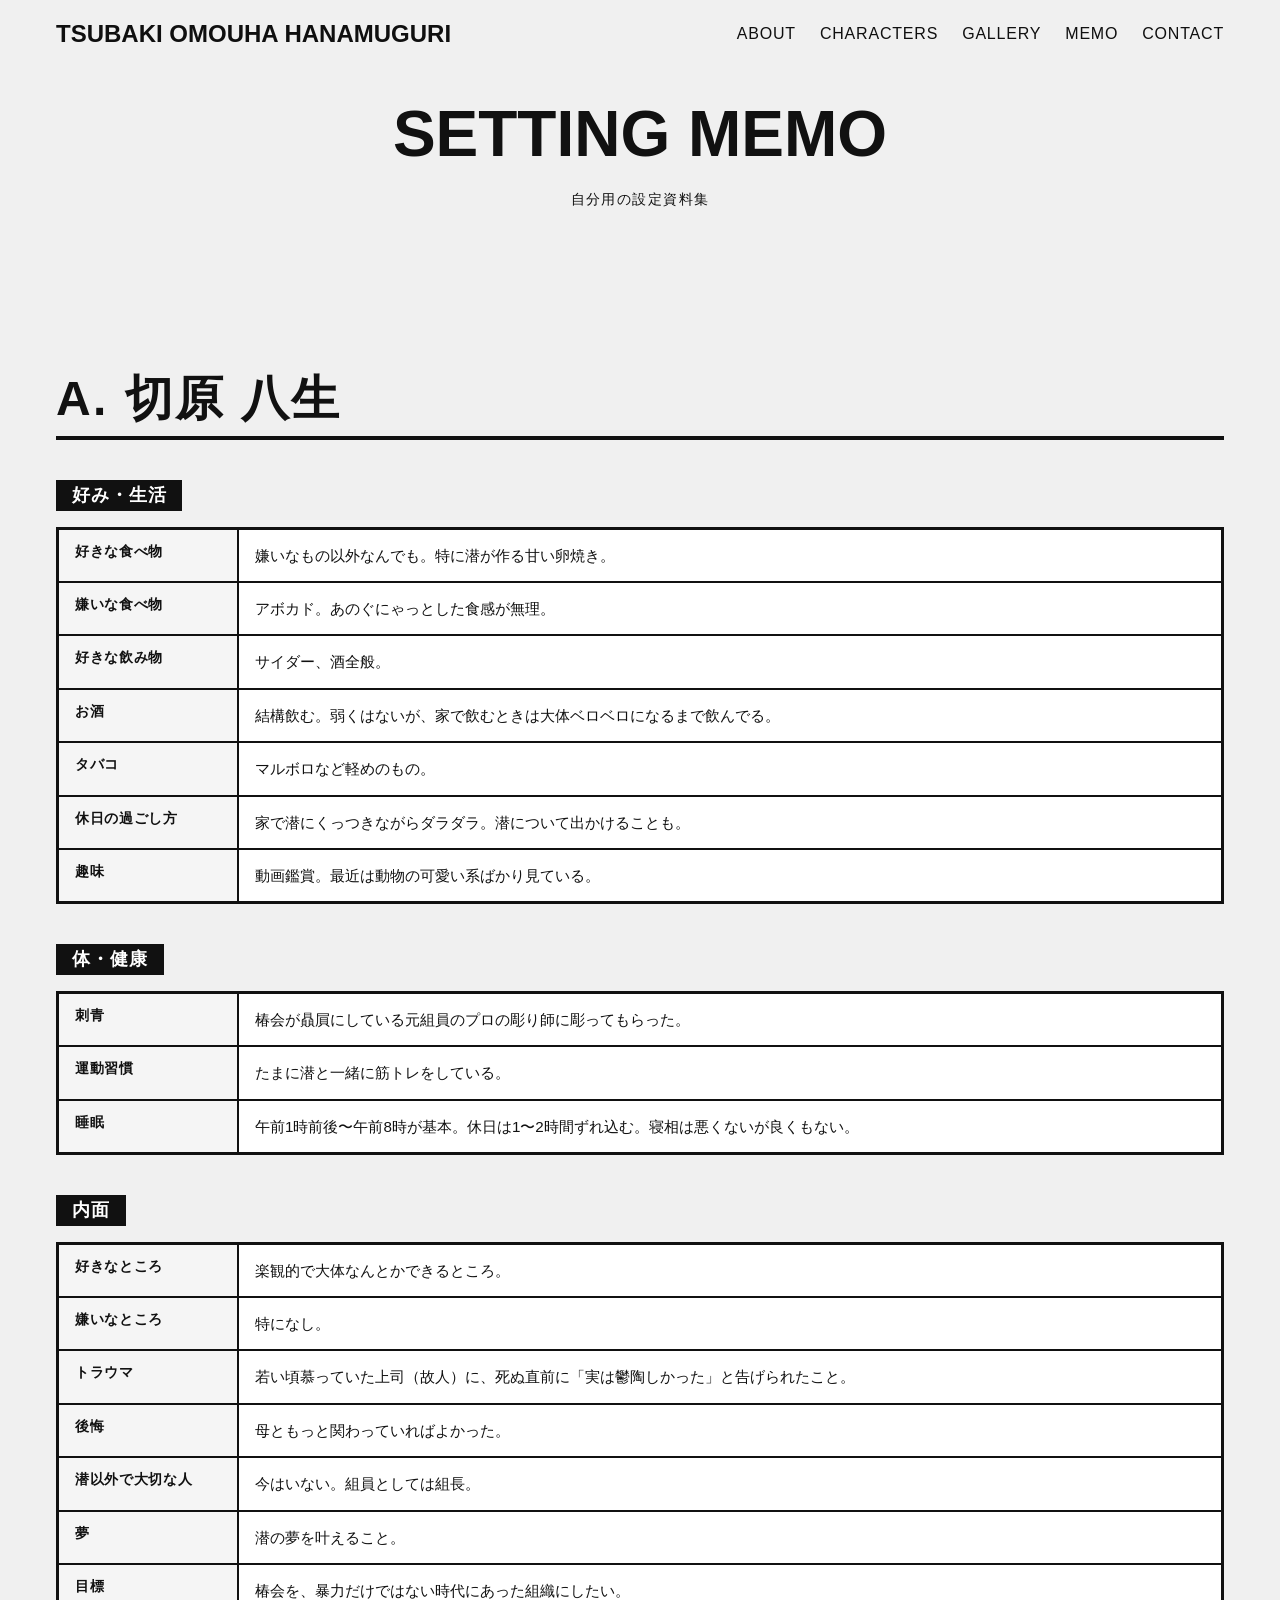
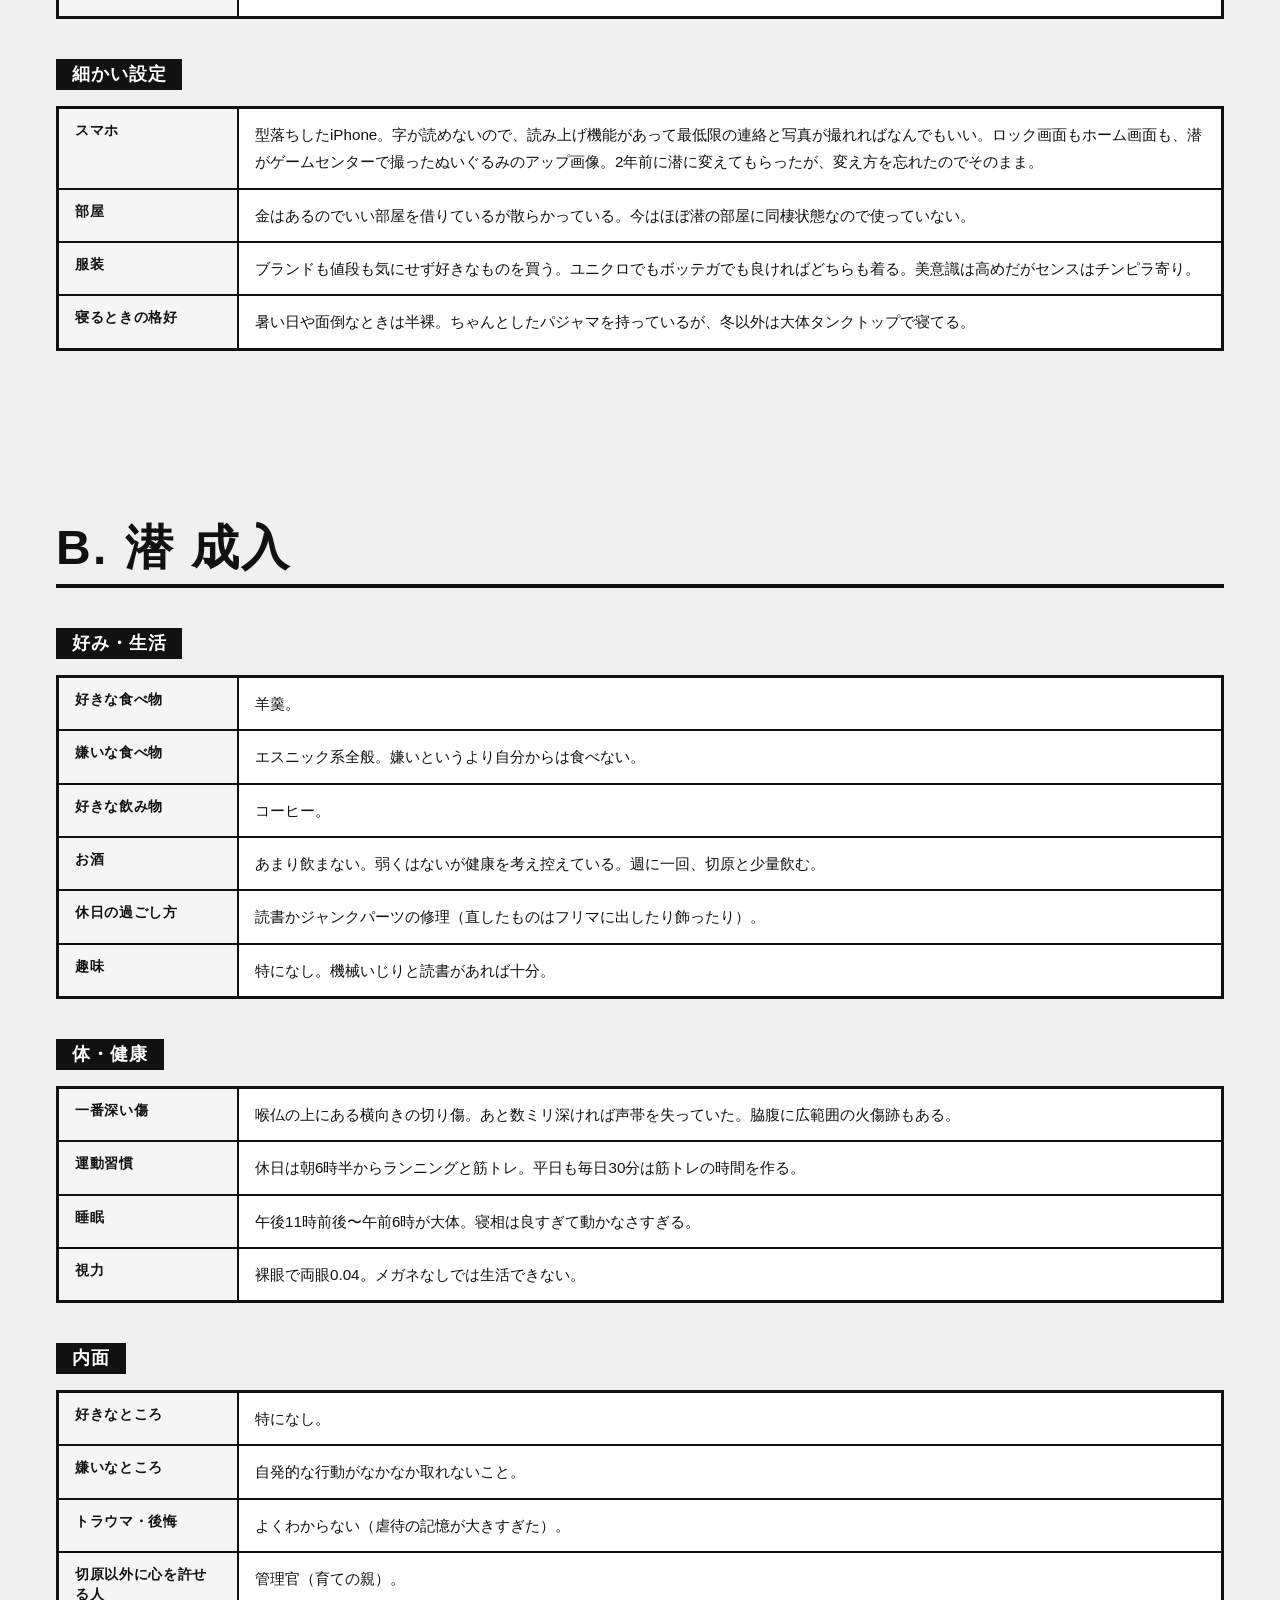
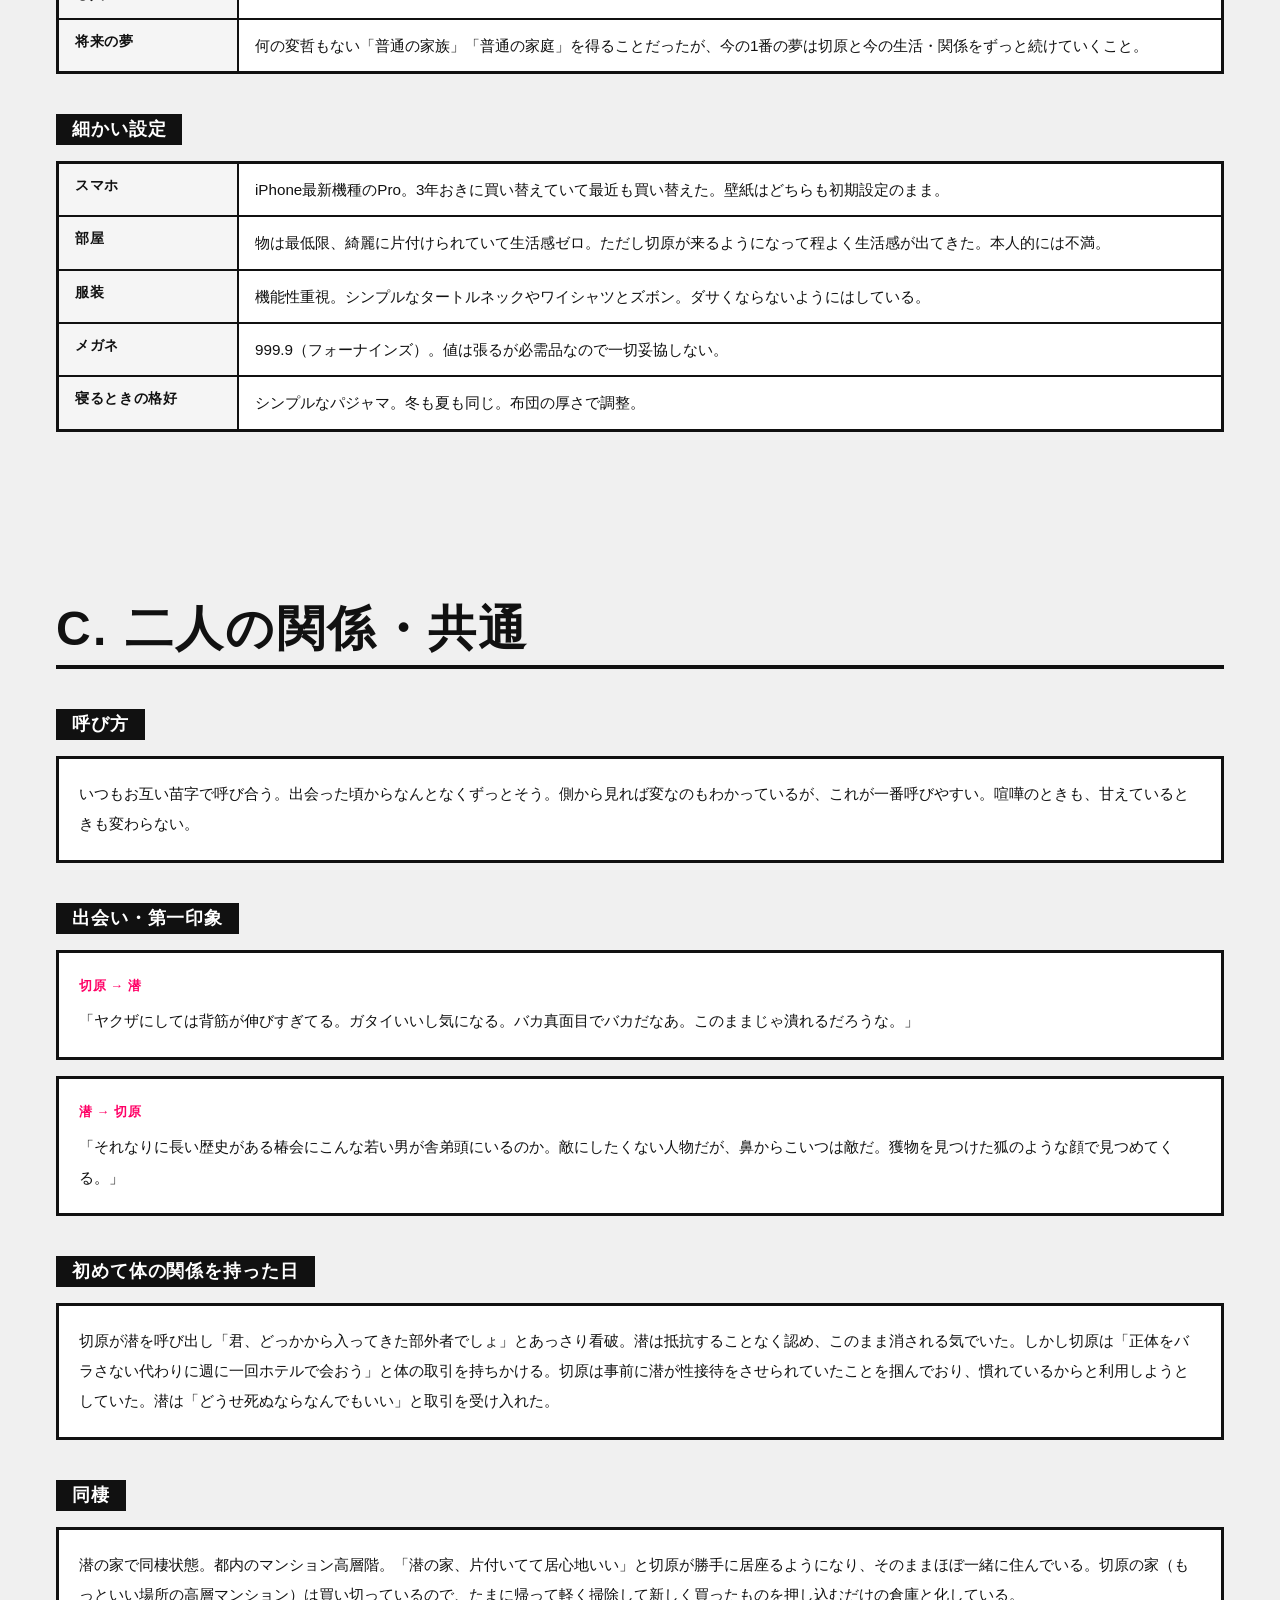
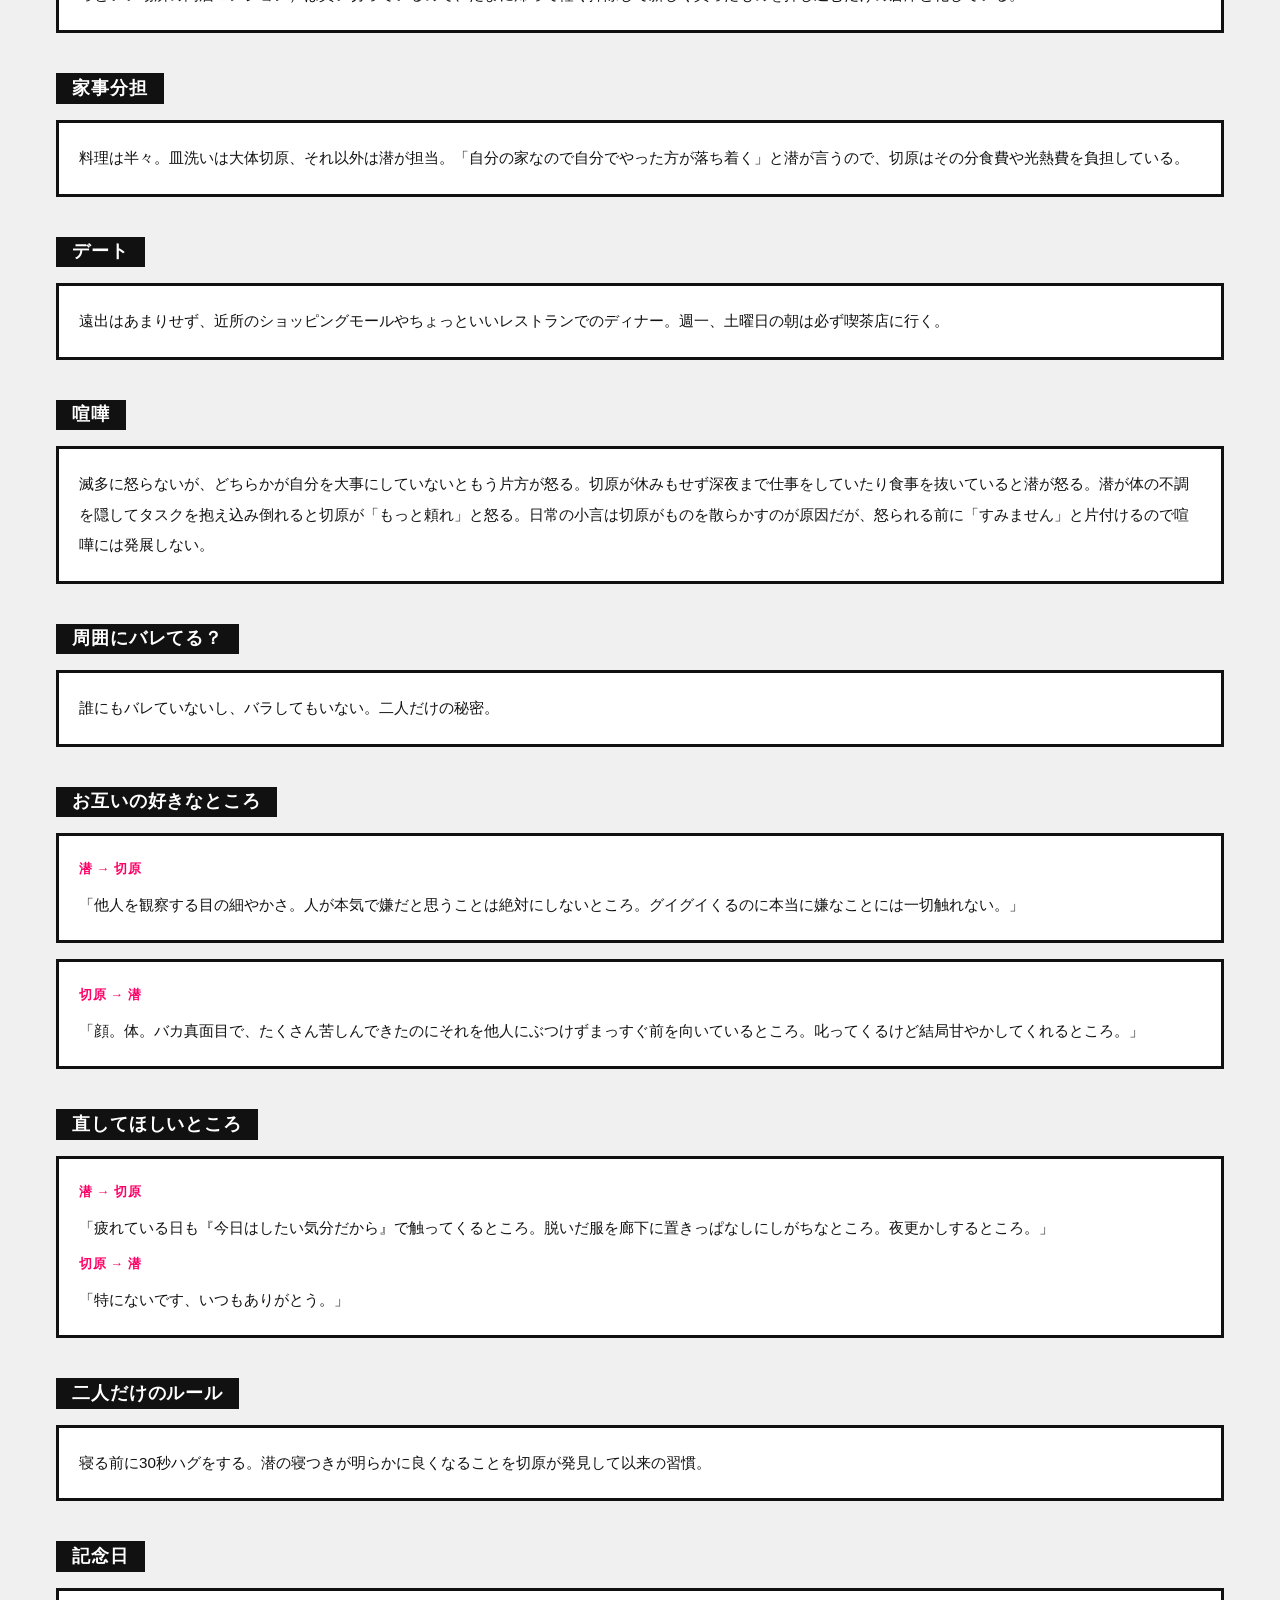
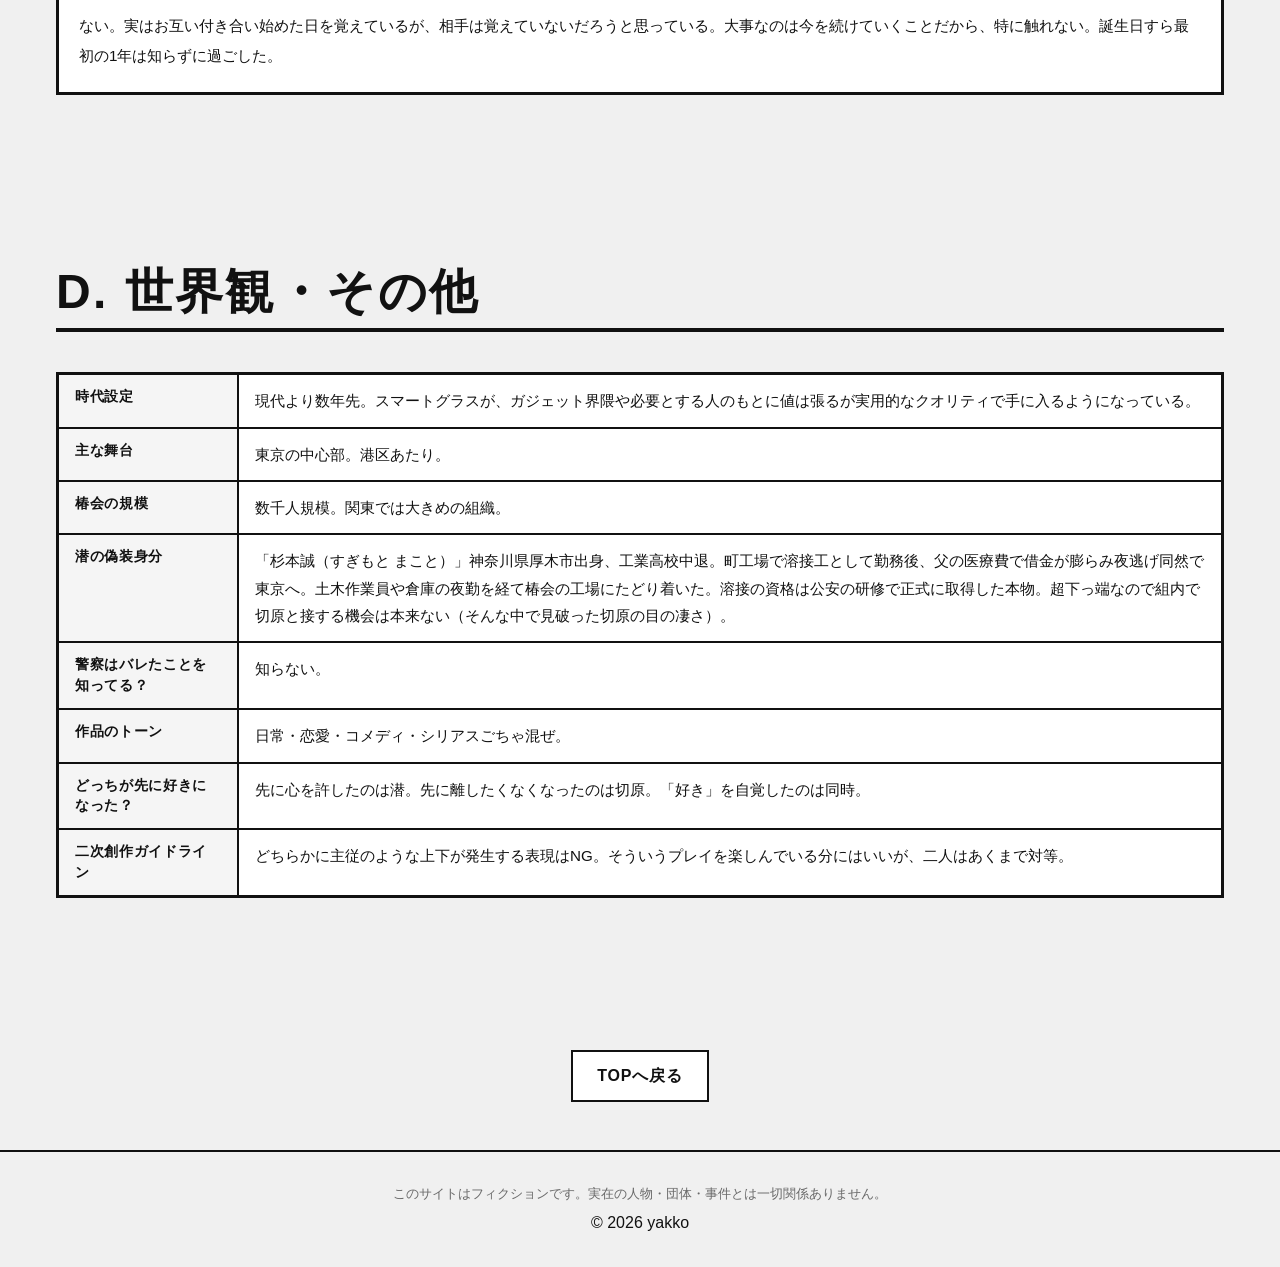
<file: memo.html>
<!DOCTYPE html>
<html lang="ja">
<head>
  <meta charset="UTF-8">
  <meta name="viewport" content="width=device-width, initial-scale=1.0">
  <title>SETTING MEMO | 椿、思うは花潜り</title>
  <meta name="robots" content="noindex, nofollow">
  <link rel="stylesheet" href="css/common.css">
  <link rel="stylesheet" href="css/top.css">
  <link rel="stylesheet" href="css/animation.css">
  <link rel="stylesheet" href="css/memo.css">
</head>
<body>
  <header class="header">
    <div class="container header-inner">
      <a href="index.html" class="logo">TSUBAKI OMOUHA HANAMUGURI</a>
      <nav class="nav">
        <ul>
          <li><a href="index.html#about">ABOUT</a></li>
          <li><a href="index.html#characters">CHARACTERS</a></li>
          <li><a href="index.html#gallery">GALLERY</a></li>
                    <li><a href="memo.html">MEMO</a></li>
          <li><a href="index.html#contact">CONTACT</a></li>
        </ul>
      </nav>
    </div>
  </header>

  <section class="section section-quote">
    <div class="container">
      <h1 class="section-title fade-in">SETTING MEMO</h1>
      <p class="memo-subtitle fade-in">自分用の設定資料集</p>
    </div>
  </section>

  <!-- A. 切原 八生 -->
  <section class="section">
    <div class="container">
      <h2 class="memo-section-title fade-in">A. 切原 八生</h2>

      <!-- 好み・生活 -->
      <div class="memo-block fade-in">
        <h3 class="memo-category">好み・生活</h3>
        <dl class="memo-list">
          <div class="memo-row">
            <dt>好きな食べ物</dt>
            <dd>嫌いなもの以外なんでも。特に潜が作る甘い卵焼き。</dd>
          </div>
          <div class="memo-row">
            <dt>嫌いな食べ物</dt>
            <dd>アボカド。あのぐにゃっとした食感が無理。</dd>
          </div>
          <div class="memo-row">
            <dt>好きな飲み物</dt>
            <dd>サイダー、酒全般。</dd>
          </div>
          <div class="memo-row">
            <dt>お酒</dt>
            <dd>結構飲む。弱くはないが、家で飲むときは大体ベロベロになるまで飲んでる。</dd>
          </div>
          <div class="memo-row">
            <dt>タバコ</dt>
            <dd>マルボロなど軽めのもの。</dd>
          </div>
          <div class="memo-row">
            <dt>休日の過ごし方</dt>
            <dd>家で潜にくっつきながらダラダラ。潜について出かけることも。</dd>
          </div>
          <div class="memo-row">
            <dt>趣味</dt>
            <dd>動画鑑賞。最近は動物の可愛い系ばかり見ている。</dd>
          </div>
        </dl>
      </div>

      <!-- 体・健康 -->
      <div class="memo-block fade-in">
        <h3 class="memo-category">体・健康</h3>
        <dl class="memo-list">
          <div class="memo-row">
            <dt>刺青</dt>
            <dd>椿会が贔屓にしている元組員のプロの彫り師に彫ってもらった。</dd>
          </div>
          <div class="memo-row">
            <dt>運動習慣</dt>
            <dd>たまに潜と一緒に筋トレをしている。</dd>
          </div>
          <div class="memo-row">
            <dt>睡眠</dt>
            <dd>午前1時前後〜午前8時が基本。休日は1〜2時間ずれ込む。寝相は悪くないが良くもない。</dd>
          </div>
        </dl>
      </div>

      <!-- 内面 -->
      <div class="memo-block fade-in">
        <h3 class="memo-category">内面</h3>
        <dl class="memo-list">
          <div class="memo-row">
            <dt>好きなところ</dt>
            <dd>楽観的で大体なんとかできるところ。</dd>
          </div>
          <div class="memo-row">
            <dt>嫌いなところ</dt>
            <dd>特になし。</dd>
          </div>
          <div class="memo-row">
            <dt>トラウマ</dt>
            <dd>若い頃慕っていた上司（故人）に、死ぬ直前に「実は鬱陶しかった」と告げられたこと。</dd>
          </div>
          <div class="memo-row">
            <dt>後悔</dt>
            <dd>母ともっと関わっていればよかった。</dd>
          </div>
          <div class="memo-row">
            <dt>潜以外で大切な人</dt>
            <dd>今はいない。組員としては組長。</dd>
          </div>
          <div class="memo-row">
            <dt>夢</dt>
            <dd>潜の夢を叶えること。</dd>
          </div>
          <div class="memo-row">
            <dt>目標</dt>
            <dd>椿会を、暴力だけではない時代にあった組織にしたい。</dd>
          </div>
        </dl>
      </div>

      <!-- 細かい設定 -->
      <div class="memo-block fade-in">
        <h3 class="memo-category">細かい設定</h3>
        <dl class="memo-list">
          <div class="memo-row">
            <dt>スマホ</dt>
            <dd>型落ちしたiPhone。字が読めないので、読み上げ機能があって最低限の連絡と写真が撮れればなんでもいい。ロック画面もホーム画面も、潜がゲームセンターで撮ったぬいぐるみのアップ画像。2年前に潜に変えてもらったが、変え方を忘れたのでそのまま。</dd>
          </div>
          <div class="memo-row">
            <dt>部屋</dt>
            <dd>金はあるのでいい部屋を借りているが散らかっている。今はほぼ潜の部屋に同棲状態なので使っていない。</dd>
          </div>
          <div class="memo-row">
            <dt>服装</dt>
            <dd>ブランドも値段も気にせず好きなものを買う。ユニクロでもボッテガでも良ければどちらも着る。美意識は高めだがセンスはチンピラ寄り。</dd>
          </div>
          <div class="memo-row">
            <dt>寝るときの格好</dt>
            <dd>暑い日や面倒なときは半裸。ちゃんとしたパジャマを持っているが、冬以外は大体タンクトップで寝てる。</dd>
          </div>
        </dl>
      </div>
    </div>
  </section>

  <!-- B. 潜 成入 -->
  <section class="section bg-pattern">
    <div class="container">
      <h2 class="memo-section-title fade-in">B. 潜 成入</h2>

      <!-- 好み・生活 -->
      <div class="memo-block fade-in">
        <h3 class="memo-category">好み・生活</h3>
        <dl class="memo-list">
          <div class="memo-row">
            <dt>好きな食べ物</dt>
            <dd>羊羹。</dd>
          </div>
          <div class="memo-row">
            <dt>嫌いな食べ物</dt>
            <dd>エスニック系全般。嫌いというより自分からは食べない。</dd>
          </div>
          <div class="memo-row">
            <dt>好きな飲み物</dt>
            <dd>コーヒー。</dd>
          </div>
          <div class="memo-row">
            <dt>お酒</dt>
            <dd>あまり飲まない。弱くはないが健康を考え控えている。週に一回、切原と少量飲む。</dd>
          </div>
          <div class="memo-row">
            <dt>休日の過ごし方</dt>
            <dd>読書かジャンクパーツの修理（直したものはフリマに出したり飾ったり）。</dd>
          </div>
          <div class="memo-row">
            <dt>趣味</dt>
            <dd>特になし。機械いじりと読書があれば十分。</dd>
          </div>
        </dl>
      </div>

      <!-- 体・健康 -->
      <div class="memo-block fade-in">
        <h3 class="memo-category">体・健康</h3>
        <dl class="memo-list">
          <div class="memo-row">
            <dt>一番深い傷</dt>
            <dd>喉仏の上にある横向きの切り傷。あと数ミリ深ければ声帯を失っていた。脇腹に広範囲の火傷跡もある。</dd>
          </div>
          <div class="memo-row">
            <dt>運動習慣</dt>
            <dd>休日は朝6時半からランニングと筋トレ。平日も毎日30分は筋トレの時間を作る。</dd>
          </div>
          <div class="memo-row">
            <dt>睡眠</dt>
            <dd>午後11時前後〜午前6時が大体。寝相は良すぎて動かなさすぎる。</dd>
          </div>
          <div class="memo-row">
            <dt>視力</dt>
            <dd>裸眼で両眼0.04。メガネなしでは生活できない。</dd>
          </div>
        </dl>
      </div>

      <!-- 内面 -->
      <div class="memo-block fade-in">
        <h3 class="memo-category">内面</h3>
        <dl class="memo-list">
          <div class="memo-row">
            <dt>好きなところ</dt>
            <dd>特になし。</dd>
          </div>
          <div class="memo-row">
            <dt>嫌いなところ</dt>
            <dd>自発的な行動がなかなか取れないこと。</dd>
          </div>
          <div class="memo-row">
            <dt>トラウマ・後悔</dt>
            <dd>よくわからない（虐待の記憶が大きすぎた）。</dd>
          </div>
          <div class="memo-row">
            <dt>切原以外に心を許せる人</dt>
            <dd>管理官（育ての親）。</dd>
          </div>
          <div class="memo-row">
            <dt>将来の夢</dt>
            <dd>何の変哲もない「普通の家族」「普通の家庭」を得ることだったが、今の1番の夢は切原と今の生活・関係をずっと続けていくこと。</dd>
          </div>
        </dl>
      </div>

      <!-- 細かい設定 -->
      <div class="memo-block fade-in">
        <h3 class="memo-category">細かい設定</h3>
        <dl class="memo-list">
          <div class="memo-row">
            <dt>スマホ</dt>
            <dd>iPhone最新機種のPro。3年おきに買い替えていて最近も買い替えた。壁紙はどちらも初期設定のまま。</dd>
          </div>
          <div class="memo-row">
            <dt>部屋</dt>
            <dd>物は最低限、綺麗に片付けられていて生活感ゼロ。ただし切原が来るようになって程よく生活感が出てきた。本人的には不満。</dd>
          </div>
          <div class="memo-row">
            <dt>服装</dt>
            <dd>機能性重視。シンプルなタートルネックやワイシャツとズボン。ダサくならないようにはしている。</dd>
          </div>
          <div class="memo-row">
            <dt>メガネ</dt>
            <dd>999.9（フォーナインズ）。値は張るが必需品なので一切妥協しない。</dd>
          </div>
          <div class="memo-row">
            <dt>寝るときの格好</dt>
            <dd>シンプルなパジャマ。冬も夏も同じ。布団の厚さで調整。</dd>
          </div>
        </dl>
      </div>
    </div>
  </section>

  <!-- C. 二人の関係・共通 -->
  <section class="section">
    <div class="container">
      <h2 class="memo-section-title fade-in">C. 二人の関係・共通</h2>

      <div class="memo-block fade-in">
        <h3 class="memo-category">呼び方</h3>
        <div class="memo-chat">
          <p>いつもお互い苗字で呼び合う。出会った頃からなんとなくずっとそう。側から見れば変なのもわかっているが、これが一番呼びやすい。喧嘩のときも、甘えているときも変わらない。</p>
        </div>
      </div>

      <div class="memo-block fade-in">
        <h3 class="memo-category">出会い・第一印象</h3>
        <div class="memo-chat">
          <p class="memo-chat-label">切原 → 潜</p>
          <p>「ヤクザにしては背筋が伸びすぎてる。ガタイいいし気になる。バカ真面目でバカだなあ。このままじゃ潰れるだろうな。」</p>
        </div>
        <div class="memo-chat">
          <p class="memo-chat-label">潜 → 切原</p>
          <p>「それなりに長い歴史がある椿会にこんな若い男が舎弟頭にいるのか。敵にしたくない人物だが、鼻からこいつは敵だ。獲物を見つけた狐のような顔で見つめてくる。」</p>
        </div>
      </div>

      <div class="memo-block fade-in">
        <h3 class="memo-category">初めて体の関係を持った日</h3>
        <div class="memo-chat">
          <p>切原が潜を呼び出し「君、どっかから入ってきた部外者でしょ」とあっさり看破。潜は抵抗することなく認め、このまま消される気でいた。しかし切原は「正体をバラさない代わりに週に一回ホテルで会おう」と体の取引を持ちかける。切原は事前に潜が性接待をさせられていたことを掴んでおり、慣れているからと利用しようとしていた。潜は「どうせ死ぬならなんでもいい」と取引を受け入れた。</p>
        </div>
      </div>

      <div class="memo-block fade-in">
        <h3 class="memo-category">同棲</h3>
        <div class="memo-chat">
          <p>潜の家で同棲状態。都内のマンション高層階。「潜の家、片付いてて居心地いい」と切原が勝手に居座るようになり、そのままほぼ一緒に住んでいる。切原の家（もっといい場所の高層マンション）は買い切っているので、たまに帰って軽く掃除して新しく買ったものを押し込むだけの倉庫と化している。</p>
        </div>
      </div>

      <div class="memo-block fade-in">
        <h3 class="memo-category">家事分担</h3>
        <div class="memo-chat">
          <p>料理は半々。皿洗いは大体切原、それ以外は潜が担当。「自分の家なので自分でやった方が落ち着く」と潜が言うので、切原はその分食費や光熱費を負担している。</p>
        </div>
      </div>

      <div class="memo-block fade-in">
        <h3 class="memo-category">デート</h3>
        <div class="memo-chat">
          <p>遠出はあまりせず、近所のショッピングモールやちょっといいレストランでのディナー。週一、土曜日の朝は必ず喫茶店に行く。</p>
        </div>
      </div>

      <div class="memo-block fade-in">
        <h3 class="memo-category">喧嘩</h3>
        <div class="memo-chat">
          <p>滅多に怒らないが、どちらかが自分を大事にしていないともう片方が怒る。切原が休みもせず深夜まで仕事をしていたり食事を抜いていると潜が怒る。潜が体の不調を隠してタスクを抱え込み倒れると切原が「もっと頼れ」と怒る。日常の小言は切原がものを散らかすのが原因だが、怒られる前に「すみません」と片付けるので喧嘩には発展しない。</p>
        </div>
      </div>

      <div class="memo-block fade-in">
        <h3 class="memo-category">周囲にバレてる？</h3>
        <div class="memo-chat">
          <p>誰にもバレていないし、バラしてもいない。二人だけの秘密。</p>
        </div>
      </div>

      <div class="memo-block fade-in">
        <h3 class="memo-category">お互いの好きなところ</h3>
        <div class="memo-chat">
          <p class="memo-chat-label">潜 → 切原</p>
          <p>「他人を観察する目の細やかさ。人が本気で嫌だと思うことは絶対にしないところ。グイグイくるのに本当に嫌なことには一切触れない。」</p>
        </div>
        <div class="memo-chat">
          <p class="memo-chat-label">切原 → 潜</p>
          <p>「顔。体。バカ真面目で、たくさん苦しんできたのにそれを他人にぶつけずまっすぐ前を向いているところ。叱ってくるけど結局甘やかしてくれるところ。」</p>
        </div>
      </div>

      <div class="memo-block fade-in">
        <h3 class="memo-category">直してほしいところ</h3>
        <div class="memo-chat">
          <p class="memo-chat-label">潜 → 切原</p>
          <p>「疲れている日も『今日はしたい気分だから』で触ってくるところ。脱いだ服を廊下に置きっぱなしにしがちなところ。夜更かしするところ。」</p>
          <p class="memo-chat-label">切原 → 潜</p>
          <p>「特にないです、いつもありがとう。」</p>
        </div>
      </div>

      <div class="memo-block fade-in">
        <h3 class="memo-category">二人だけのルール</h3>
        <div class="memo-chat">
          <p>寝る前に30秒ハグをする。潜の寝つきが明らかに良くなることを切原が発見して以来の習慣。</p>
        </div>
      </div>

      <div class="memo-block fade-in">
        <h3 class="memo-category">記念日</h3>
        <div class="memo-chat">
          <p>ない。実はお互い付き合い始めた日を覚えているが、相手は覚えていないだろうと思っている。大事なのは今を続けていくことだから、特に触れない。誕生日すら最初の1年は知らずに過ごした。</p>
        </div>
      </div>
    </div>
  </section>

  <!-- D. 世界観・その他 -->
  <section class="section bg-pattern">
    <div class="container">
      <h2 class="memo-section-title fade-in">D. 世界観・その他</h2>

      <div class="memo-block fade-in">
        <dl class="memo-list">
          <div class="memo-row">
            <dt>時代設定</dt>
            <dd>現代より数年先。スマートグラスが、ガジェット界隈や必要とする人のもとに値は張るが実用的なクオリティで手に入るようになっている。</dd>
          </div>
          <div class="memo-row">
            <dt>主な舞台</dt>
            <dd>東京の中心部。港区あたり。</dd>
          </div>
          <div class="memo-row">
            <dt>椿会の規模</dt>
            <dd>数千人規模。関東では大きめの組織。</dd>
          </div>
          <div class="memo-row">
            <dt>潜の偽装身分</dt>
            <dd>「杉本誠（すぎもと まこと）」神奈川県厚木市出身、工業高校中退。町工場で溶接工として勤務後、父の医療費で借金が膨らみ夜逃げ同然で東京へ。土木作業員や倉庫の夜勤を経て椿会の工場にたどり着いた。溶接の資格は公安の研修で正式に取得した本物。超下っ端なので組内で切原と接する機会は本来ない（そんな中で見破った切原の目の凄さ）。</dd>
          </div>
          <div class="memo-row">
            <dt>警察はバレたことを知ってる？</dt>
            <dd>知らない。</dd>
          </div>
          <div class="memo-row">
            <dt>作品のトーン</dt>
            <dd>日常・恋愛・コメディ・シリアスごちゃ混ぜ。</dd>
          </div>
          <div class="memo-row">
            <dt>どっちが先に好きになった？</dt>
            <dd>先に心を許したのは潜。先に離したくなくなったのは切原。「好き」を自覚したのは同時。</dd>
          </div>
          <div class="memo-row">
            <dt>二次創作ガイドライン</dt>
            <dd>どちらかに主従のような上下が発生する表現はNG。そういうプレイを楽しんでいる分にはいいが、二人はあくまで対等。</dd>
          </div>
        </dl>
      </div>
    </div>
  </section>

  <div class="text-center mt-3 mb-3">
    <a href="index.html" class="btn">TOPへ戻る</a>
  </div>

  <footer class="footer">
    <div class="container">
      <p class="footer-note">このサイトはフィクションです。実在の人物・団体・事件とは一切関係ありません。</p>
      <p>&copy; 2026 yakko</p>
    </div>
  </footer>

  <script src="js/common.js"></script>
  <script src="js/animation.js"></script>
</body>
</html>
</file>
<file: css/common.css>
/* リセットとベース */
* {
  margin: 0;
  padding: 0;
  box-sizing: border-box;
}

html {
  font-size: 16px;
  scroll-behavior: smooth;
}

body {
  font-family: "Helvetica Neue", Arial, sans-serif;
  background-color: #f0f0f0;
  color: #111;
  line-height: 1.5;
  overflow-x: hidden;
}

/* 共通コンテナ */
.container {
  max-width: 1200px;
  margin: 0 auto;
  padding: 0 1rem;
}

/* 見出し */
h1, h2, h3, h4, h5, h6 {
  font-weight: 700;
  line-height: 1.2;
  margin-bottom: 1rem;
}

h1 {
  font-size: clamp(2rem, 5vw, 4rem);
}

h2 {
  font-size: clamp(1.5rem, 4vw, 3rem);
}

h3 {
  font-size: clamp(1.25rem, 3vw, 2rem);
}

/* リンク */
a {
  color: inherit;
  text-decoration: none;
}

/* ボタン風リンク */
.btn {
  display: inline-block;
  padding: 0.75rem 1.5rem;
  border: 2px solid #111;
  background: #fff;
  color: #111;
  font-weight: 700;
  text-transform: uppercase;
  letter-spacing: 0.05em;
  transition: all 0.2s ease;
}

.btn:hover {
  background: #111;
  color: #fff;
}

/* 共通ヘッダー */
.header {
  position: fixed;
  top: 0;
  left: 0;
  width: 100%;
  padding: 1rem;
  z-index: 1000;
  mix-blend-mode: difference;
  color: #fff;
}

.header-inner {
  display: flex;
  justify-content: space-between;
  align-items: center;
}

.logo {
  font-size: 1.5rem;
  font-weight: 700;
}

.nav ul {
  display: flex;
  list-style: none;
  gap: 1.5rem;
}

.nav a {
  font-weight: 500;
  text-transform: uppercase;
  letter-spacing: 0.05em;
}

/* ハンバーガーメニュー */
.hamburger {
  display: none;
  flex-direction: column;
  gap: 5px;
  background: none;
  border: none;
  cursor: pointer;
  padding: 5px;
  z-index: 1001;
}

.hamburger span {
  display: block;
  width: 25px;
  height: 3px;
  background: #fff;
  transition: all 0.3s ease;
}

.hamburger.active span:nth-child(1) {
  transform: rotate(45deg) translate(5px, 6px);
}

.hamburger.active span:nth-child(2) {
  opacity: 0;
}

.hamburger.active span:nth-child(3) {
  transform: rotate(-45deg) translate(5px, -6px);
}

/* スマホ */
@media (max-width: 768px) {
  .hamburger {
    display: flex;
  }

  .nav {
    position: fixed;
    top: 0;
    right: -100%;
    width: 70%;
    height: 100vh;
    background: #111;
    padding: 6rem 2rem 2rem;
    transition: right 0.3s ease;
    z-index: 1000;
  }

  .nav.active {
    right: 0;
  }

  .nav ul {
    flex-direction: column;
    gap: 1.5rem;
  }

  .nav a {
    font-size: 1.25rem;
  }
}

/* フッター */
.footer {
  padding: 2rem 1rem;
  text-align: center;
  border-top: 2px solid #111;
}

/* セクション共通 */
.section {
  padding: 4rem 1rem;
}

.section-title {
  text-align: center;
  margin-bottom: 3rem;
}

/* グリッドレイアウト */
.grid {
  display: grid;
  gap: 1rem;
}

.grid-2 {
  grid-template-columns: repeat(auto-fit, minmax(300px, 1fr));
}

.grid-3 {
  grid-template-columns: repeat(auto-fit, minmax(250px, 1fr));
}

/* ユーティリティ */
.text-center {
  text-align: center;
}

.mb-1 { margin-bottom: 1rem; }
.mb-2 { margin-bottom: 2rem; }
.mb-3 { margin-bottom: 3rem; }

.visually-hidden {
  position: absolute;
  width: 1px;
  height: 1px;
  padding: 0;
  margin: -1px;
  overflow: hidden;
  clip: rect(0, 0, 0, 0);
  white-space: nowrap;
  border: 0;
}

/* トップへ戻るボタン */
.scroll-to-top {
  position: fixed;
  bottom: 1.5rem;
  right: 1.5rem;
  z-index: 999;
  width: 50px;
  height: 50px;
  background: #fff;
  border: 3px solid #111;
  display: flex;
  align-items: center;
  justify-content: center;
  font-size: 1.5rem;
  font-weight: 900;
  cursor: pointer;
  transition: all 0.2s ease;
  box-shadow: 4px 4px 0 #111;
  opacity: 0;
  visibility: hidden;
  transform: translateY(10px);
}

.scroll-to-top.visible {
  opacity: 1;
  visibility: visible;
  transform: translateY(0);
}

.scroll-to-top:hover {
  background: #111;
  color: #fff;
  transform: translate(-2px, -2px);
  box-shadow: 6px 6px 0 #ff0066;
}
</file>
<file: css/top.css>
/* リセットとベース */
* {
  margin: 0;
  padding: 0;
  box-sizing: border-box;
}

ul, ol {
  list-style: none;
}

/* ヒーローセクション */
.hero {
  height: 100vh;
  display: flex;
  align-items: flex-end;
  justify-content: flex-end;
  position: relative;
  overflow: hidden;
  background: #111;
}

.hero-image {
  position: absolute;
  top: 0;
  left: 0;
  width: 100%;
  height: 100%;
  object-fit: cover;
  object-position: center;
}

.hero-content {
  position: relative;
  z-index: 2;
  text-align: right;
  padding: 3rem;
}

.hero-title {
  font-size: clamp(3rem, 8vw, 6rem);
  font-weight: 900;
  text-transform: uppercase;
  letter-spacing: 0.1em;
  margin-bottom: 1rem;
  color: #fff;
  text-shadow: 
    4px 4px 0 #111,
    -1px -1px 0 #111,
    1px -1px 0 #111,
    -1px 1px 0 #111,
    1px 1px 0 #111;
  line-height: 1.1;
}

.hero-subtitle {
  font-size: clamp(1rem, 3vw, 1.5rem);
  margin-bottom: 2rem;
  color: #fff;
  font-weight: 300;
  letter-spacing: 0.2em;
  text-shadow: 
    3px 3px 0 #111,
    -1px -1px 0 #111,
    1px -1px 0 #111,
    -1px 1px 0 #111,
    1px 1px 0 #111;
}

.hero-cta .btn {
  background: #fff;
  color: #111;
  border-color: #111;
  box-shadow: 4px 4px 0 #111;
}

.hero-cta .btn:hover {
  background: #111;
  color: #fff;
  box-shadow: 4px 4px 0 #fff;
}

/* キャラクターカード */
.character-card {
  display: flex;
  flex-direction: column;
  background: #fff;
  border: 3px solid #111;
  overflow: hidden;
}

.character-image {
  height: 250px;
  background: #ddd;
  overflow: hidden;
}

.character-image img {
  width: 100%;
  height: 100%;
  object-fit: cover;
  object-position: center;
}

.character-info {
  padding: 2rem;
  flex: 1;
  display: flex;
  flex-direction: column;
  gap: 1rem;
}

.character-info ul {
  list-style: none;
}

.character-info li {
  margin-bottom: 0.5rem;
  padding-left: 1rem;
  position: relative;
}

.character-info li::before {
  content: "•";
  position: absolute;
  left: 0;
  color: #ff0066;
}

/* ギャラリーアイテム */
.gallery-item {
  background: #fff;
  border: 3px solid #111;
  transition: transform 0.3s ease;
}

.gallery-item:hover {
  transform: scale(1.02);
}

.gallery-image {
  height: 200px;
  background: #eee;
  overflow: hidden;
}

.gallery-image img {
  width: 100%;
  height: 100%;
  object-fit: cover;
  object-position: top;
}
.gallery-caption {
  padding: 1rem;
  text-align: center;
  font-weight: 700;
  text-transform: uppercase;
  letter-spacing: 0.05em;
}

/* 余白調整 */
.mt-3 {
  margin-top: 3rem;
}

/* レスポンシブ調整 */
@media (max-width: 768px) {
  .hero-content {
    padding: 2rem;
  }
  
  .hero-title {
    font-size: clamp(2rem, 10vw, 3.5rem);
  }
}
/* CONTACTセクション */
.contact-grid {
  display: grid;
  grid-template-columns: repeat(auto-fit, minmax(300px, 1fr));
  gap: 1rem;
}

.contact-name {
  font-size: 1.5rem;
  font-weight: 900;
  text-transform: uppercase;
  letter-spacing: 0.05em;
  margin-bottom: 1rem;
}

.contact-note {
  font-size: 0.9rem;
  opacity: 0.7;
  line-height: 1.8;
}

.contact-links {
  list-style: none;
  display: flex;
  flex-direction: column;
  gap: 0.75rem;
}

.contact-link {
  display: inline-block;
  padding: 0.5rem 1rem;
  border: 2px solid #111;
  background: #fff;
  font-weight: 700;
  text-transform: uppercase;
  letter-spacing: 0.05em;
  transition: all 0.2s ease;
  box-shadow: 3px 3px 0 #111;
}

.contact-link:hover {
  background: #111;
  color: #fff;
  transform: translate(-2px, -2px);
  box-shadow: 5px 5px 0 #ff0066;
}

.footer-note {
  font-size: 0.8rem;
  opacity: 0.6;
  margin-bottom: 0.5rem;
}
/* 製作者カード */
.contact-maker-inner {
  display: flex;
  gap: 1.5rem;
  align-items: center;
}

.contact-maker-icon {
  flex-shrink: 0;
  width: 100px;
  height: 100px;
}

.contact-maker-icon img {
  width: 100%;
  height: 100%;
  object-fit: cover;
  border: 3px solid #111;
}

.contact-maker-info {
  flex: 1;
}

/* 読点の字間調整 */
.kutouten {
  letter-spacing: -0.5em;
  margin-left: -0.1em;
}

/* アクセントボックスに黒枠 */
.accent-box {
  border: 2px solid #111;
}

.accent-box.accent-box--kugu {
  background: #6ba828;
  color: #fff;
  border: 2px solid #111;
}
</file>
<file: css/animation.css>
/* フェードイン（スクロール連動） */
.fade-in {
  opacity: 0;
  transform: translateY(30px);
  transition: opacity 0.6s ease, transform 0.6s ease;
}

.fade-in.visible {
  opacity: 1;
  transform: translateY(0);
}

/* テキストタイプ風（擬似） */
.typewriter {
  overflow: hidden;
  border-right: 2px solid #111;
  white-space: nowrap;
  animation: typing 3s steps(40, end), blink-caret 0.75s step-end infinite;
}

@keyframes typing {
  from { width: 0; }
  to { width: 100%; }
}

@keyframes blink-caret {
  from, to { border-color: transparent; }
  50% { border-color: #111; }
}

/* ポスター風カード */
.poster-card {
  background: #fff;
  border: 3px solid #111;
  padding: 2rem;
  position: relative;
  transition: transform 0.3s ease, box-shadow 0.3s ease;
}

.poster-card:hover {
  transform: translateY(-5px);
  box-shadow: 8px 8px 0 #111;
}

/* ネオブルータリズム風のアクセント */
.accent-box {
  background: #ff0066;
  color: #fff;
  padding: 0.5rem 1rem;
  display: inline-block;
  font-weight: 700;
  text-transform: uppercase;
  letter-spacing: 0.05em;
}

/* 背景パターン（オプション） */
.bg-pattern {
  background-image: 
    linear-gradient(45deg, #f0f0f0 25%, transparent 25%),
    linear-gradient(-45deg, #f0f0f0 25%, transparent 25%),
    linear-gradient(45deg, transparent 75%, #f0f0f0 75%),
    linear-gradient(-45deg, transparent 75%, #f0f0f0 75%);
  background-size: 20px 20px;
  background-position: 0 0, 0 10px, 10px -10px, -10px 0px;
}
</file>
<file: css/memo.css>
/* MEMOページ */

.section-quote {
  padding-top: 6rem;
}

.memo-subtitle {
  text-align: center;
  font-size: 0.9rem;
  opacity: 0.5;
  margin-top: -2rem;
  margin-bottom: 2rem;
  letter-spacing: 0.1em;
  text-transform: uppercase;
}

.memo-section-title {
  font-size: clamp(2rem, 4vw, 3rem);
  font-weight: 900;
  text-transform: uppercase;
  letter-spacing: 0.05em;
  margin-bottom: 2.5rem;
  padding-bottom: 0.5rem;
  border-bottom: 4px solid #111;
}

.memo-block {
  margin-bottom: 2.5rem;
}

.memo-category {
  font-size: 1.1rem;
  font-weight: 900;
  text-transform: uppercase;
  letter-spacing: 0.05em;
  margin-bottom: 1rem;
  display: inline-block;
  background: #111;
  color: #fff;
  padding: 0.3rem 1rem;
}

.memo-list {
  background: #fff;
  border: 3px solid #111;
}

.memo-row {
  display: grid;
  grid-template-columns: 180px 1fr;
  border-bottom: 2px solid #111;
}

.memo-row:last-child {
  border-bottom: none;
}

.memo-row dt {
  padding: 0.75rem 1rem;
  font-weight: 700;
  font-size: 0.85rem;
  background: #f5f5f5;
  border-right: 2px solid #111;
  display: flex;
  align-items: flex-start;
  letter-spacing: 0.05em;
}

.memo-row dd {
  padding: 0.75rem 1rem;
  font-size: 0.95rem;
  line-height: 1.8;
  display: flex;
  align-items: flex-start;
}

/* 会話ブロック */
.memo-chat {
  background: #fff;
  border: 3px solid #111;
  padding: 1.25rem;
  margin-bottom: 1rem;
  position: relative;
}

.memo-chat p {
  font-size: 0.95rem;
  line-height: 2;
  margin-bottom: 0.5rem;
}

.memo-chat p:last-child {
  margin-bottom: 0;
}

.memo-chat-label {
  font-size: 0.8rem !important;
  font-weight: 900;
  text-transform: uppercase;
  letter-spacing: 0.05em;
  color: #ff0066;
  margin-bottom: 0.5rem !important;
}

/* レスポンシブ */
@media (max-width: 768px) {
  .memo-row {
    grid-template-columns: 1fr;
  }

  .memo-row dt {
    border-right: none;
    border-bottom: 1px solid #ddd;
    background: #111;
    color: #fff;
  }
}
</file>
